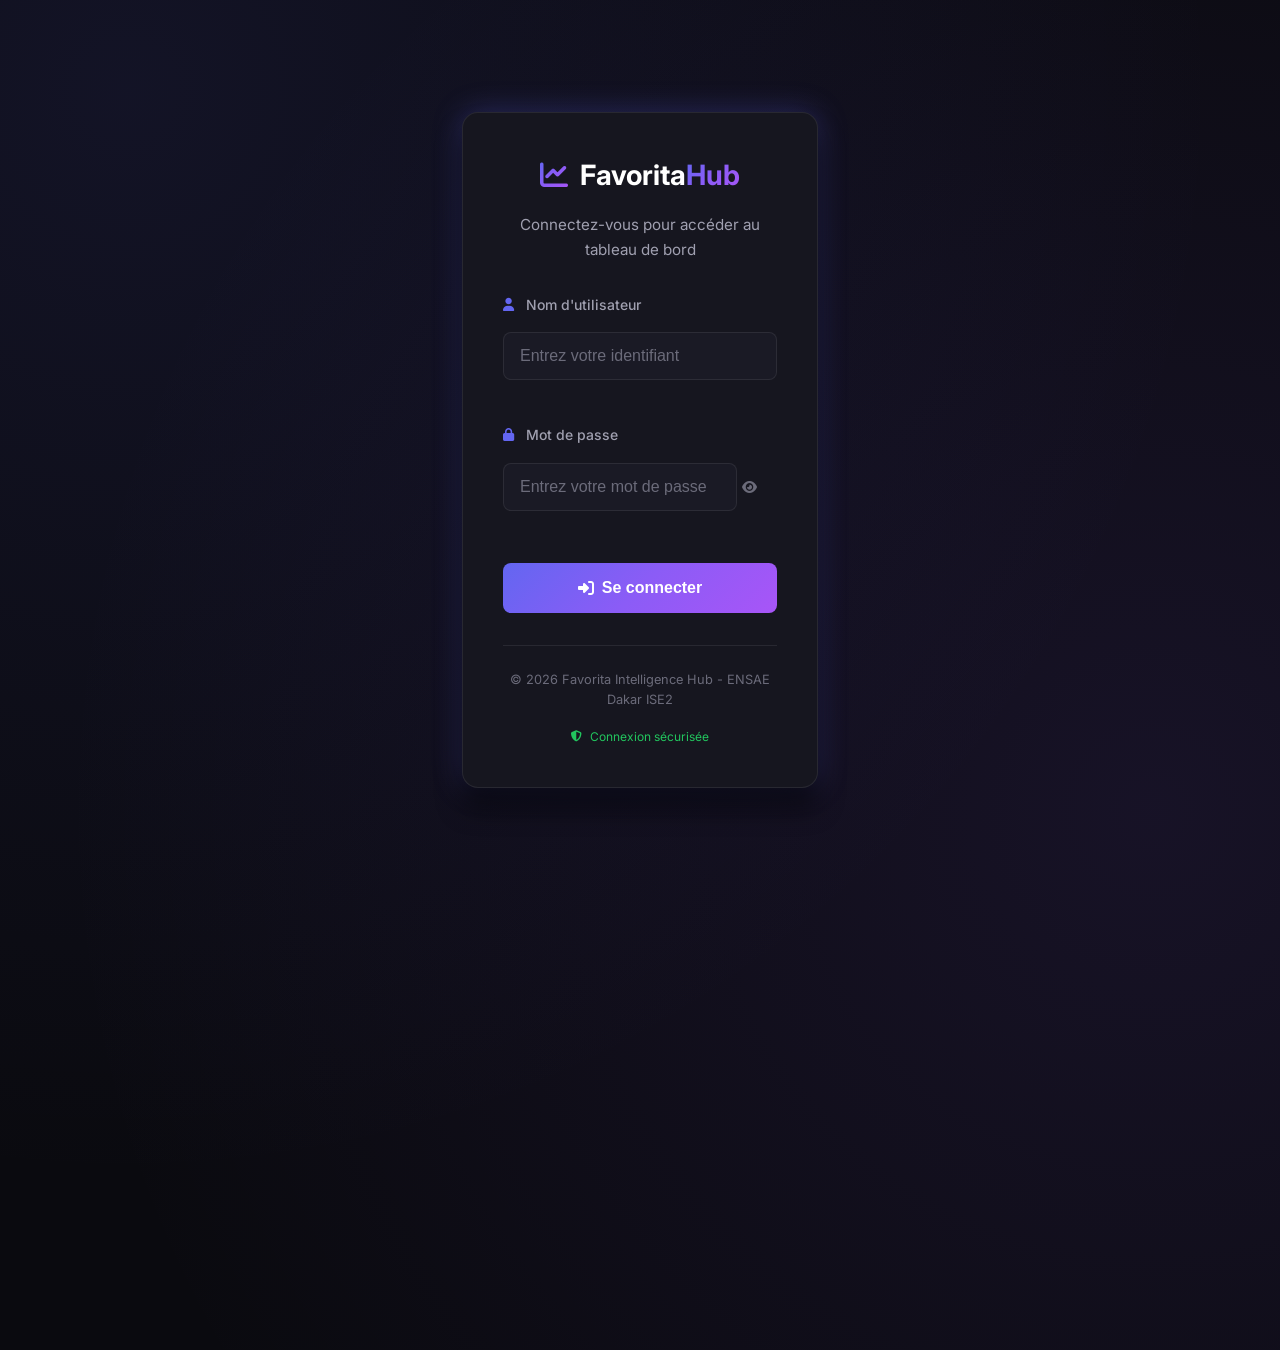
<file: webapp/dashboard.html>
<!DOCTYPE html>
<html lang="fr">
<head>
    <meta charset="UTF-8">
    <meta name="viewport" content="width=device-width, initial-scale=1.0">
    <title>Dashboard | Favorita Intelligence Hub</title>
    <link rel="stylesheet" href="css/styles.css">
    <link rel="preconnect" href="https://fonts.googleapis.com">
    <link rel="preconnect" href="https://fonts.gstatic.com" crossorigin>
    <link href="https://fonts.googleapis.com/css2?family=Inter:wght@300;400;500;600;700;800&display=swap" rel="stylesheet">
    <link rel="stylesheet" href="https://cdnjs.cloudflare.com/ajax/libs/font-awesome/6.4.0/css/all.min.css">
</head>
<body class="dashboard-page">
    <!-- Navigation -->
    <nav class="navbar">
        <div class="nav-container">
            <a href="index.html" class="nav-logo">
                <i class="fas fa-chart-line"></i>
                <span>Favorita<strong>Hub</strong></span>
            </a>
            <ul class="nav-menu">
                <li><a href="index.html" class="nav-link">Accueil</a></li>
                <li><a href="methodology.html" class="nav-link">Méthodologie</a></li>
                <li><a href="dashboard.html" class="nav-link active">Dashboard</a></li>
            </ul>
            <div class="api-status" title="L'API Render peut prendre 30-60s pour démarrer après inactivité">
                <span class="status-dot checking"></span>
                <span>Connexion...</span>
            </div>
        </div>
    </nav>

    <!-- Dashboard Header -->
    <header class="dashboard-header">
        <div class="container">
            <div class="dashboard-title">
                <h1><i class="fas fa-satellite-dish"></i> Hub Opérationnel</h1>
                <p style="color: var(--text-secondary); margin-top: 0.5rem;">
                    Système de prédiction et recommandations IA pour l'optimisation des stocks
                </p>
            </div>
        </div>
    </header>

    <!-- Main Dashboard Content -->
    <main class="container">
        <div class="dashboard-grid">
            <!-- Left Panel: Prediction Form -->
            <aside class="form-panel">
                <h2><i class="fas fa-sliders-h"></i> Paramètres de Prédiction</h2>
                
                <form id="prediction-form">
                    <!-- Date Selection -->
                    <div class="form-group">
                        <label for="prediction-date">
                            <i class="fas fa-calendar-alt"></i> Date de Prédiction
                        </label>
                        <input 
                            type="date" 
                            id="prediction-date" 
                            class="form-control" 
                            required
                        >
                        <small style="color: var(--text-muted); font-size: 0.75rem; margin-top: 0.25rem; display: block;">
                            📅 Fenêtre: 16 - 31 Août 2017
                        </small>
                    </div>
                    
                    <!-- Store Selection -->
                    <div class="form-group">
                        <label for="store-select">
                            <i class="fas fa-store"></i> Magasin
                        </label>
                        <select id="store-select" class="form-control" required>
                            <option value="">Chargement...</option>
                        </select>
                    </div>
                    
                    <!-- Item Selection -->
                    <div class="form-group">
                        <label for="item-select">
                            <i class="fas fa-box-open"></i> Produit
                        </label>
                        <select id="item-select" class="form-control" required>
                            <option value="">Chargement...</option>
                        </select>
                    </div>
                    
                    <!-- Current Stock -->
                    <div class="form-group">
                        <label for="current-stock">
                            <i class="fas fa-warehouse"></i> Stock Actuel
                        </label>
                        <div class="stock-input-group">
                            <input 
                                type="number" 
                                id="current-stock" 
                                class="form-control" 
                                value="100"
                                min="0"
                                required
                            >
                            <span class="unit-badge">unités</span>
                        </div>
                    </div>
                    
                    <!-- Promotion Toggle -->
                    <div class="form-group">
                        <label style="display: flex; align-items: center; gap: 0.75rem; cursor: pointer;">
                            <input 
                                type="checkbox" 
                                id="onpromotion"
                                style="width: 18px; height: 18px; accent-color: var(--accent-primary);"
                            >
                            <span><i class="fas fa-tags" style="color: var(--accent-primary);"></i> En promotion</span>
                        </label>
                    </div>
                    
                    <!-- Submit Button -->
                    <button type="submit" id="predict-btn" class="btn btn-primary btn-predict">
                        <i class="fas fa-magic"></i> Lancer la Prédiction
                    </button>
                </form>
                
                <!-- Context Widgets -->
                <div class="context-widgets">
                    <div class="widget" id="store-widget">
                        <div class="widget-header">
                            <i class="fas fa-map-marker-alt"></i> PROFIL MAGASIN
                        </div>
                        <div class="widget-content">Sélectionnez un magasin</div>
                    </div>
                    
                    <div class="widget" id="item-widget">
                        <div class="widget-header">
                            <i class="fas fa-info-circle"></i> FICHE PRODUIT
                        </div>
                        <div class="widget-content">Sélectionnez un produit</div>
                    </div>
                    
                    <div class="widget" id="event-widget">
                        <div class="widget-header">
                            <i class="fas fa-calendar-star"></i> CONTEXTE DU JOUR
                        </div>
                        <div class="widget-content">Sélectionnez une date</div>
                    </div>
                </div>
            </aside>
            
            <!-- Right Panel: Results -->
            <section class="results-panel">
                <!-- Empty State (shown before prediction) -->
                <div class="empty-state">
                    <div class="empty-icon">
                        <i class="fas fa-chart-pie"></i>
                    </div>
                    <h3>Prêt à analyser</h3>
                    <p>
                        Sélectionnez un magasin, un produit et une date, puis lancez la prédiction 
                        pour obtenir des recommandations personnalisées par l'IA.
                    </p>
                    <div style="margin-top: 1.5rem; display: flex; gap: 1rem; flex-wrap: wrap; justify-content: center;">
                        <div style="display: flex; align-items: center; gap: 0.5rem; color: var(--text-muted);">
                            <i class="fas fa-brain" style="color: var(--accent-primary);"></i>
                            <span>Prédiction LightGBM</span>
                        </div>
                        <div style="display: flex; align-items: center; gap: 0.5rem; color: var(--text-muted);">
                            <i class="fas fa-robot" style="color: var(--accent-secondary);"></i>
                            <span>Conseils Gemini AI</span>
                        </div>
                        <div style="display: flex; align-items: center; gap: 0.5rem; color: var(--text-muted);">
                            <i class="fas fa-traffic-light" style="color: var(--status-success);"></i>
                            <span>Alertes Intelligentes</span>
                        </div>
                    </div>
                </div>
            </section>
        </div>
    </main>

    <!-- Footer -->
    <footer class="footer" style="margin-top: auto;">
        <div class="container">
            <div class="footer-bottom" style="border-top: none; padding-top: 0;">
                <p>&copy; 2026 Favorita Intelligence Hub - ENSAE Dakar ISE2 | 
                    <a href="https://favorita-sales-api.onrender.com/docs" target="_blank" style="color: var(--accent-primary);">
                        <i class="fas fa-external-link-alt"></i> API Docs
                    </a>
                </p>
            </div>
        </div>
    </footer>

    <script src="js/auth.js"></script>
    <script src="js/main.js"></script>
</body>
</html>
</file>
<file: webapp/css/styles.css>
/* ============================================================================
   FAVORITA INTELLIGENCE HUB - GLOBAL STYLES
   Theme: Dark & Professional
   ============================================================================ */

/* ===== CSS Variables ===== */
:root {
    /* Dark Theme Colors */
    --bg-primary: #0a0a0f;
    --bg-secondary: #12121a;
    --bg-tertiary: #1a1a25;
    --bg-card: #16161f;
    --bg-card-hover: #1e1e2a;
    
    /* Accent Colors */
    --accent-primary: #6366f1;
    --accent-secondary: #8b5cf6;
    --accent-gradient: linear-gradient(135deg, #6366f1 0%, #8b5cf6 50%, #a855f7 100%);
    --accent-glow: 0 0 30px rgba(99, 102, 241, 0.3);
    
    /* Text Colors */
    --text-primary: #ffffff;
    --text-secondary: #a0a0b0;
    --text-muted: #6b6b7a;
    
    /* Status Colors */
    --status-success: #22c55e;
    --status-warning: #f59e0b;
    --status-danger: #ef4444;
    --status-info: #3b82f6;
    
    /* Traffic Light Colors */
    --traffic-red: #ef4444;
    --traffic-orange: #f59e0b;
    --traffic-green: #22c55e;
    
    /* Borders */
    --border-color: rgba(255, 255, 255, 0.08);
    --border-light: rgba(255, 255, 255, 0.12);
    
    /* Shadows */
    --shadow-sm: 0 1px 2px rgba(0, 0, 0, 0.3);
    --shadow-md: 0 4px 6px rgba(0, 0, 0, 0.4);
    --shadow-lg: 0 10px 15px rgba(0, 0, 0, 0.5);
    --shadow-xl: 0 20px 25px rgba(0, 0, 0, 0.6);
    
    /* Spacing */
    --spacing-xs: 0.25rem;
    --spacing-sm: 0.5rem;
    --spacing-md: 1rem;
    --spacing-lg: 1.5rem;
    --spacing-xl: 2rem;
    --spacing-2xl: 3rem;
    
    /* Border Radius */
    --radius-sm: 0.375rem;
    --radius-md: 0.5rem;
    --radius-lg: 0.75rem;
    --radius-xl: 1rem;
    --radius-full: 9999px;
    
    /* Transitions */
    --transition-fast: 0.15s ease;
    --transition-normal: 0.3s ease;
    --transition-slow: 0.5s ease;
}

/* ===== Reset & Base ===== */
*, *::before, *::after {
    margin: 0;
    padding: 0;
    box-sizing: border-box;
}

html {
    scroll-behavior: smooth;
}

body {
    font-family: 'Inter', -apple-system, BlinkMacSystemFont, 'Segoe UI', Roboto, sans-serif;
    background-color: var(--bg-primary);
    color: var(--text-primary);
    line-height: 1.6;
    overflow-x: hidden;
}

a {
    text-decoration: none;
    color: inherit;
    transition: var(--transition-fast);
}

ul {
    list-style: none;
}

img {
    max-width: 100%;
    height: auto;
}

/* ===== Container ===== */
.container {
    max-width: 1280px;
    margin: 0 auto;
    padding: 0 var(--spacing-lg);
}

/* ===== Typography ===== */
h1, h2, h3, h4, h5, h6 {
    font-weight: 700;
    line-height: 1.2;
    color: var(--text-primary);
}

.gradient-text {
    background: var(--accent-gradient);
    -webkit-background-clip: text;
    -webkit-text-fill-color: transparent;
    background-clip: text;
}

/* ===== Navigation ===== */
.navbar {
    position: fixed;
    top: 0;
    left: 0;
    right: 0;
    z-index: 1000;
    background: rgba(10, 10, 15, 0.85);
    backdrop-filter: blur(20px);
    border-bottom: 1px solid var(--border-color);
    padding: var(--spacing-md) 0;
}

.nav-container {
    max-width: 1280px;
    margin: 0 auto;
    padding: 0 var(--spacing-lg);
    display: flex;
    align-items: center;
    justify-content: space-between;
}

.nav-logo {
    display: flex;
    align-items: center;
    gap: var(--spacing-sm);
    font-size: 1.25rem;
    color: var(--text-primary);
}

.nav-logo i {
    color: var(--accent-primary);
    font-size: 1.5rem;
}

.nav-logo strong {
    color: var(--accent-primary);
}

.nav-menu {
    display: flex;
    align-items: center;
    gap: var(--spacing-xl);
}

.nav-link {
    color: var(--text-secondary);
    font-weight: 500;
    padding: var(--spacing-sm) 0;
    position: relative;
}

.nav-link::after {
    content: '';
    position: absolute;
    bottom: 0;
    left: 0;
    width: 0;
    height: 2px;
    background: var(--accent-gradient);
    transition: var(--transition-normal);
}

.nav-link:hover,
.nav-link.active {
    color: var(--text-primary);
}

.nav-link:hover::after,
.nav-link.active::after {
    width: 100%;
}

.nav-cta {
    display: inline-flex;
    align-items: center;
    gap: var(--spacing-sm);
    padding: var(--spacing-sm) var(--spacing-lg);
    background: var(--accent-gradient);
    color: var(--text-primary);
    font-weight: 600;
    border-radius: var(--radius-full);
    transition: var(--transition-normal);
}

.nav-cta:hover {
    transform: translateY(-2px);
    box-shadow: var(--accent-glow);
}

/* ===== Buttons ===== */
.btn {
    display: inline-flex;
    align-items: center;
    justify-content: center;
    gap: var(--spacing-sm);
    padding: var(--spacing-md) var(--spacing-xl);
    font-size: 1rem;
    font-weight: 600;
    border-radius: var(--radius-lg);
    border: none;
    cursor: pointer;
    transition: var(--transition-normal);
}

.btn-primary {
    background: var(--accent-gradient);
    color: var(--text-primary);
}

.btn-primary:hover {
    transform: translateY(-2px);
    box-shadow: var(--accent-glow);
}

.btn-secondary {
    background: transparent;
    color: var(--text-primary);
    border: 2px solid var(--border-light);
}

.btn-secondary:hover {
    background: var(--bg-card);
    border-color: var(--accent-primary);
}

.btn-lg {
    padding: var(--spacing-lg) var(--spacing-2xl);
    font-size: 1.125rem;
}

.btn-sm {
    padding: var(--spacing-sm) var(--spacing-md);
    font-size: 0.875rem;
}

/* ===== Hero Section ===== */
.hero {
    position: relative;
    min-height: 100vh;
    display: flex;
    align-items: center;
    justify-content: center;
    padding: 120px var(--spacing-lg) var(--spacing-2xl);
    overflow: hidden;
}

.hero-bg {
    position: absolute;
    inset: 0;
    z-index: 0;
}

.hero-gradient {
    position: absolute;
    inset: 0;
    background: 
        radial-gradient(ellipse 80% 50% at 50% -20%, rgba(99, 102, 241, 0.15) 0%, transparent 50%),
        radial-gradient(ellipse 60% 40% at 80% 60%, rgba(139, 92, 246, 0.1) 0%, transparent 40%);
}

.hero-grid {
    position: absolute;
    inset: 0;
    background-image: 
        linear-gradient(rgba(255, 255, 255, 0.02) 1px, transparent 1px),
        linear-gradient(90deg, rgba(255, 255, 255, 0.02) 1px, transparent 1px);
    background-size: 60px 60px;
    mask-image: radial-gradient(ellipse 80% 60% at 50% 40%, black 40%, transparent 70%);
}

.hero-content {
    position: relative;
    z-index: 1;
    text-align: center;
    max-width: 900px;
}

.hero-badge {
    display: inline-flex;
    align-items: center;
    gap: var(--spacing-sm);
    padding: var(--spacing-sm) var(--spacing-lg);
    background: rgba(99, 102, 241, 0.1);
    border: 1px solid rgba(99, 102, 241, 0.3);
    border-radius: var(--radius-full);
    color: var(--accent-primary);
    font-size: 0.875rem;
    font-weight: 500;
    margin-bottom: var(--spacing-xl);
}

.hero-title {
    font-size: clamp(2.5rem, 6vw, 4.5rem);
    font-weight: 800;
    margin-bottom: var(--spacing-lg);
    letter-spacing: -0.02em;
}

.hero-subtitle {
    font-size: 1.25rem;
    color: var(--text-secondary);
    max-width: 650px;
    margin: 0 auto var(--spacing-xl);
}

.hero-subtitle strong {
    color: var(--status-success);
}

.hero-actions {
    display: flex;
    gap: var(--spacing-md);
    justify-content: center;
    flex-wrap: wrap;
    margin-bottom: var(--spacing-2xl);
}

.hero-stats {
    display: flex;
    justify-content: center;
    gap: var(--spacing-2xl);
    flex-wrap: wrap;
}

.stat-item {
    text-align: center;
}

.stat-value {
    display: block;
    font-size: 2.5rem;
    font-weight: 800;
    background: var(--accent-gradient);
    -webkit-background-clip: text;
    -webkit-text-fill-color: transparent;
    background-clip: text;
}

.stat-label {
    color: var(--text-muted);
    font-size: 0.875rem;
}

/* ===== Section Styles ===== */
section {
    padding: var(--spacing-2xl) 0;
}

.section-header {
    text-align: center;
    margin-bottom: var(--spacing-2xl);
}

.section-tag {
    display: inline-block;
    padding: var(--spacing-xs) var(--spacing-md);
    background: rgba(99, 102, 241, 0.1);
    color: var(--accent-primary);
    font-size: 0.75rem;
    font-weight: 600;
    text-transform: uppercase;
    letter-spacing: 0.1em;
    border-radius: var(--radius-full);
    margin-bottom: var(--spacing-md);
}

.section-title {
    font-size: 2.5rem;
    margin-bottom: var(--spacing-md);
}

.section-subtitle {
    color: var(--text-secondary);
    font-size: 1.125rem;
    max-width: 600px;
    margin: 0 auto;
}

/* ===== Features Section ===== */
.features {
    background: var(--bg-secondary);
}

.features-grid {
    display: grid;
    grid-template-columns: repeat(auto-fit, minmax(300px, 1fr));
    gap: var(--spacing-lg);
}

.feature-card {
    background: var(--bg-card);
    padding: var(--spacing-xl);
    border-radius: var(--radius-xl);
    border: 1px solid var(--border-color);
    transition: var(--transition-normal);
}

.feature-card:hover {
    background: var(--bg-card-hover);
    border-color: var(--accent-primary);
    transform: translateY(-4px);
}

.feature-icon {
    width: 60px;
    height: 60px;
    display: flex;
    align-items: center;
    justify-content: center;
    background: rgba(99, 102, 241, 0.1);
    border-radius: var(--radius-lg);
    margin-bottom: var(--spacing-lg);
}

.feature-icon i {
    font-size: 1.5rem;
    color: var(--accent-primary);
}

.feature-card h3 {
    font-size: 1.25rem;
    margin-bottom: var(--spacing-sm);
}

.feature-card p {
    color: var(--text-secondary);
    font-size: 0.95rem;
}

/* ===== Problem/Solution Section ===== */
.problem-solution {
    padding: var(--spacing-2xl) 0;
}

.ps-grid {
    display: flex;
    align-items: center;
    justify-content: center;
    gap: var(--spacing-xl);
    flex-wrap: wrap;
}

.ps-card {
    flex: 1;
    min-width: 300px;
    max-width: 400px;
    padding: var(--spacing-xl);
    border-radius: var(--radius-xl);
    border: 1px solid var(--border-color);
}

.ps-card.problem {
    background: linear-gradient(135deg, rgba(239, 68, 68, 0.1) 0%, rgba(239, 68, 68, 0.02) 100%);
    border-color: rgba(239, 68, 68, 0.2);
}

.ps-card.solution {
    background: linear-gradient(135deg, rgba(34, 197, 94, 0.1) 0%, rgba(34, 197, 94, 0.02) 100%);
    border-color: rgba(34, 197, 94, 0.2);
}

.ps-icon {
    width: 50px;
    height: 50px;
    display: flex;
    align-items: center;
    justify-content: center;
    border-radius: var(--radius-lg);
    margin-bottom: var(--spacing-lg);
    font-size: 1.5rem;
}

.ps-card.problem .ps-icon {
    background: rgba(239, 68, 68, 0.2);
    color: var(--status-danger);
}

.ps-card.solution .ps-icon {
    background: rgba(34, 197, 94, 0.2);
    color: var(--status-success);
}

.ps-card h3 {
    margin-bottom: var(--spacing-lg);
}

.ps-card li {
    display: flex;
    align-items: center;
    gap: var(--spacing-sm);
    margin-bottom: var(--spacing-sm);
    color: var(--text-secondary);
}

.ps-card.problem li i {
    color: var(--status-danger);
}

.ps-card.solution li i {
    color: var(--status-success);
}

.ps-arrow {
    font-size: 2rem;
    color: var(--accent-primary);
}

/* ===== Tech Stack Section ===== */
.tech-stack {
    background: var(--bg-secondary);
}

.tech-grid {
    display: flex;
    justify-content: center;
    flex-wrap: wrap;
    gap: var(--spacing-xl);
}

.tech-item {
    display: flex;
    flex-direction: column;
    align-items: center;
    gap: var(--spacing-sm);
    padding: var(--spacing-lg);
    background: var(--bg-card);
    border-radius: var(--radius-lg);
    border: 1px solid var(--border-color);
    min-width: 120px;
    transition: var(--transition-normal);
}

.tech-item:hover {
    border-color: var(--accent-primary);
    transform: translateY(-4px);
}

.tech-item img {
    width: 48px;
    height: 48px;
    object-fit: contain;
}

.tech-item span {
    color: var(--text-secondary);
    font-size: 0.875rem;
}

/* ===== CTA Section ===== */
.cta-section {
    padding: var(--spacing-2xl) 0;
}

.cta-content {
    text-align: center;
    padding: var(--spacing-2xl);
    background: var(--bg-card);
    border-radius: var(--radius-xl);
    border: 1px solid var(--border-color);
}

.cta-content h2 {
    font-size: 2rem;
    margin-bottom: var(--spacing-md);
}

.cta-content p {
    color: var(--text-secondary);
    margin-bottom: var(--spacing-xl);
}

/* ===== Footer ===== */
.footer {
    background: var(--bg-secondary);
    border-top: 1px solid var(--border-color);
    padding: var(--spacing-2xl) 0 var(--spacing-lg);
}

.footer-content {
    display: grid;
    grid-template-columns: repeat(auto-fit, minmax(200px, 1fr));
    gap: var(--spacing-xl);
    margin-bottom: var(--spacing-xl);
}

.footer-brand p {
    color: var(--text-muted);
    margin-top: var(--spacing-sm);
}

.footer-links h4,
.footer-team h4 {
    color: var(--text-primary);
    font-size: 1rem;
    margin-bottom: var(--spacing-md);
}

.footer-links li {
    margin-bottom: var(--spacing-sm);
}

.footer-links a {
    color: var(--text-secondary);
}

.footer-links a:hover {
    color: var(--accent-primary);
}

.footer-team p {
    color: var(--text-secondary);
    font-size: 0.9rem;
}

.footer-supervisor {
    color: var(--text-muted) !important;
    font-style: italic;
    margin-top: var(--spacing-sm);
}

.footer-bottom {
    text-align: center;
    padding-top: var(--spacing-lg);
    border-top: 1px solid var(--border-color);
    color: var(--text-muted);
    font-size: 0.875rem;
}

/* ===== Page Header ===== */
.page-header {
    padding: 140px 0 var(--spacing-2xl);
    text-align: center;
    background: var(--bg-secondary);
    border-bottom: 1px solid var(--border-color);
}

.page-tag {
    display: inline-flex;
    align-items: center;
    gap: var(--spacing-sm);
    padding: var(--spacing-sm) var(--spacing-md);
    background: rgba(99, 102, 241, 0.1);
    color: var(--accent-primary);
    font-size: 0.875rem;
    font-weight: 500;
    border-radius: var(--radius-full);
    margin-bottom: var(--spacing-md);
}

.page-header h1 {
    font-size: 3rem;
    margin-bottom: var(--spacing-md);
}

.page-header p {
    color: var(--text-secondary);
    font-size: 1.125rem;
    max-width: 600px;
    margin: 0 auto;
}

/* ===== Methodology Page Styles ===== */
.pipeline-overview {
    padding: var(--spacing-2xl) 0;
    background: var(--bg-primary);
}

.pipeline-flow {
    display: flex;
    align-items: center;
    justify-content: center;
    gap: var(--spacing-md);
    flex-wrap: wrap;
}

.pipeline-step {
    display: flex;
    flex-direction: column;
    align-items: center;
    gap: var(--spacing-sm);
    padding: var(--spacing-lg);
    background: var(--bg-card);
    border-radius: var(--radius-lg);
    border: 2px solid var(--border-color);
    transition: var(--transition-normal);
    cursor: pointer;
}

.pipeline-step:hover,
.pipeline-step.active {
    border-color: var(--accent-primary);
    box-shadow: var(--accent-glow);
}

.step-icon {
    width: 50px;
    height: 50px;
    display: flex;
    align-items: center;
    justify-content: center;
    background: rgba(99, 102, 241, 0.1);
    border-radius: var(--radius-md);
    font-size: 1.25rem;
    color: var(--accent-primary);
}

.pipeline-step span {
    font-weight: 600;
    font-size: 0.875rem;
}

.pipeline-connector {
    color: var(--text-muted);
}

/* ===== Method Cards ===== */
.methodology-steps {
    padding: var(--spacing-2xl) 0;
}

.method-card {
    display: grid;
    grid-template-columns: auto 1fr;
    gap: var(--spacing-xl);
    margin-bottom: var(--spacing-2xl);
    padding: var(--spacing-xl);
    background: var(--bg-card);
    border-radius: var(--radius-xl);
    border: 1px solid var(--border-color);
}

.method-number {
    font-size: 4rem;
    font-weight: 800;
    background: var(--accent-gradient);
    -webkit-background-clip: text;
    -webkit-text-fill-color: transparent;
    background-clip: text;
    line-height: 1;
}

.method-content h2 {
    display: flex;
    align-items: center;
    gap: var(--spacing-sm);
    margin-bottom: var(--spacing-md);
}

.method-content h2 i {
    color: var(--accent-primary);
}

.method-intro {
    color: var(--text-secondary);
    font-size: 1.1rem;
    margin-bottom: var(--spacing-lg);
}

.method-details {
    display: grid;
    grid-template-columns: repeat(auto-fit, minmax(250px, 1fr));
    gap: var(--spacing-lg);
    margin-bottom: var(--spacing-lg);
}

.detail-block h4 {
    color: var(--accent-primary);
    font-size: 0.875rem;
    text-transform: uppercase;
    letter-spacing: 0.05em;
    margin-bottom: var(--spacing-md);
}

.detail-block ul {
    color: var(--text-secondary);
}

.detail-block li {
    margin-bottom: var(--spacing-sm);
    padding-left: var(--spacing-md);
    position: relative;
}

.detail-block li::before {
    content: '→';
    position: absolute;
    left: 0;
    color: var(--accent-primary);
}

.code-block {
    background: var(--bg-primary);
    padding: var(--spacing-lg);
    border-radius: var(--radius-lg);
    overflow-x: auto;
}

.code-block pre {
    margin: 0;
}

.code-block code {
    color: var(--text-secondary);
    font-family: 'Fira Code', 'Consolas', monospace;
    font-size: 0.875rem;
}

/* ===== Tech Badges ===== */
.tech-badges {
    display: flex;
    flex-wrap: wrap;
    gap: var(--spacing-sm);
}

.tech-badge {
    display: inline-flex;
    align-items: center;
    gap: var(--spacing-xs);
    padding: var(--spacing-xs) var(--spacing-md);
    background: rgba(99, 102, 241, 0.1);
    color: var(--accent-primary);
    font-size: 0.8rem;
    border-radius: var(--radius-full);
    border: 1px solid rgba(99, 102, 241, 0.2);
}

/* ===== Insight Cards ===== */
.insight-cards {
    display: flex;
    gap: var(--spacing-md);
    flex-wrap: wrap;
}

.insight {
    flex: 1;
    min-width: 150px;
    padding: var(--spacing-md);
    background: var(--bg-tertiary);
    border-radius: var(--radius-lg);
    text-align: center;
}

.insight-value {
    display: block;
    font-size: 1.75rem;
    font-weight: 700;
    color: var(--accent-primary);
}

.insight-label {
    color: var(--text-muted);
    font-size: 0.8rem;
}

/* ===== Config Table ===== */
.config-table {
    width: 100%;
    border-collapse: collapse;
}

.config-table td {
    padding: var(--spacing-sm);
    border-bottom: 1px solid var(--border-color);
}

.config-table td:first-child {
    color: var(--text-muted);
    font-size: 0.875rem;
}

.config-table td:last-child {
    color: var(--accent-primary);
    font-weight: 500;
}

/* ===== MLflow Card ===== */
.mlflow-card {
    background: rgba(1, 148, 226, 0.1);
    border: 1px solid rgba(1, 148, 226, 0.2);
    padding: var(--spacing-lg);
    border-radius: var(--radius-lg);
    margin-top: var(--spacing-lg);
}

.mlflow-header {
    display: flex;
    align-items: center;
    gap: var(--spacing-sm);
    color: #0194E2;
    font-weight: 600;
    margin-bottom: var(--spacing-sm);
}

.mlflow-card p {
    color: var(--text-secondary);
    margin-bottom: var(--spacing-sm);
}

.mlflow-card code {
    display: block;
    background: var(--bg-primary);
    padding: var(--spacing-sm) var(--spacing-md);
    border-radius: var(--radius-md);
    color: var(--text-muted);
    font-size: 0.875rem;
}

/* ===== API Demo ===== */
.api-demo {
    background: var(--bg-tertiary);
    padding: var(--spacing-lg);
    border-radius: var(--radius-lg);
    margin-top: var(--spacing-lg);
}

.api-endpoint {
    display: flex;
    align-items: center;
    gap: var(--spacing-md);
    margin-bottom: var(--spacing-md);
}

.method-badge {
    padding: var(--spacing-xs) var(--spacing-sm);
    font-size: 0.75rem;
    font-weight: 700;
    border-radius: var(--radius-sm);
}

.method-badge.post {
    background: var(--status-success);
    color: white;
}

.method-badge.get {
    background: var(--status-info);
    color: white;
}

.api-endpoint code {
    color: var(--text-secondary);
    font-size: 0.9rem;
}

.api-example pre {
    background: var(--bg-primary);
    padding: var(--spacing-md);
    border-radius: var(--radius-md);
    overflow-x: auto;
}

.api-example code {
    color: #22c55e;
    font-family: 'Fira Code', monospace;
    font-size: 0.85rem;
}

/* ===== Dashboard Styles ===== */
.dashboard-page {
    padding-top: 80px;
}

.dashboard-header {
    background: var(--bg-secondary);
    padding: var(--spacing-xl) 0;
    border-bottom: 1px solid var(--border-color);
}

.dashboard-title {
    display: flex;
    align-items: center;
    justify-content: space-between;
    flex-wrap: wrap;
    gap: var(--spacing-md);
}

.dashboard-title h1 {
    font-size: 1.75rem;
    display: flex;
    align-items: center;
    gap: var(--spacing-sm);
}

.dashboard-title h1 i {
    color: var(--accent-primary);
}

.api-status {
    display: flex;
    align-items: center;
    gap: var(--spacing-sm);
    padding: var(--spacing-sm) var(--spacing-md);
    background: var(--bg-card);
    border-radius: var(--radius-full);
    font-size: 0.875rem;
}

.status-dot {
    width: 8px;
    height: 8px;
    border-radius: 50%;
    animation: pulse 2s infinite;
}

.status-dot.online {
    background: var(--status-success);
    box-shadow: 0 0 10px var(--status-success);
}

.status-dot.offline {
    background: var(--status-danger);
    box-shadow: 0 0 10px var(--status-danger);
}

.status-dot.checking {
    background: var(--status-info);
    animation: pulse 0.8s infinite;
}

.status-dot.waking {
    background: var(--status-warning);
    animation: pulse 1s infinite;
    box-shadow: 0 0 10px var(--status-warning);
}

@keyframes pulse {
    0%, 100% { opacity: 1; }
    50% { opacity: 0.5; }
}

/* ===== Dashboard Grid ===== */
.dashboard-grid {
    display: grid;
    grid-template-columns: 350px 1fr;
    gap: var(--spacing-xl);
    padding: var(--spacing-xl) 0;
    min-height: calc(100vh - 200px);
}

/* ===== Prediction Form Panel ===== */
.form-panel {
    background: var(--bg-card);
    padding: var(--spacing-xl);
    border-radius: var(--radius-xl);
    border: 1px solid var(--border-color);
    height: fit-content;
    position: sticky;
    top: 100px;
}

.form-panel h2 {
    font-size: 1.25rem;
    margin-bottom: var(--spacing-lg);
    display: flex;
    align-items: center;
    gap: var(--spacing-sm);
}

.form-panel h2 i {
    color: var(--accent-primary);
}

.form-group {
    margin-bottom: var(--spacing-lg);
}

.form-group label {
    display: block;
    font-size: 0.875rem;
    font-weight: 500;
    color: var(--text-secondary);
    margin-bottom: var(--spacing-sm);
}

.form-group label i {
    margin-right: var(--spacing-xs);
    color: var(--accent-primary);
}

.form-control {
    width: 100%;
    padding: var(--spacing-md);
    background: var(--bg-tertiary);
    border: 1px solid var(--border-color);
    border-radius: var(--radius-md);
    color: var(--text-primary);
    font-size: 1rem;
    transition: var(--transition-fast);
}

.form-control:focus {
    outline: none;
    border-color: var(--accent-primary);
    box-shadow: 0 0 0 3px rgba(99, 102, 241, 0.1);
}

.form-control option {
    background: var(--bg-tertiary);
    color: var(--text-primary);
}

.stock-input-group {
    display: flex;
    gap: var(--spacing-sm);
}

.stock-input-group input {
    flex: 1;
}

.unit-badge {
    display: flex;
    align-items: center;
    padding: 0 var(--spacing-md);
    background: var(--bg-tertiary);
    border-radius: var(--radius-md);
    color: var(--text-muted);
    font-size: 0.875rem;
}

.btn-predict {
    width: 100%;
    padding: var(--spacing-lg);
    font-size: 1rem;
    margin-top: var(--spacing-md);
}

.btn-predict.loading {
    pointer-events: none;
    opacity: 0.8;
}

.spinner {
    display: inline-block;
    width: 20px;
    height: 20px;
    border: 2px solid rgba(255, 255, 255, 0.3);
    border-top-color: white;
    border-radius: 50%;
    animation: spin 0.8s linear infinite;
}

@keyframes spin {
    to { transform: rotate(360deg); }
}

/* ===== Context Widgets ===== */
.context-widgets {
    display: grid;
    gap: var(--spacing-md);
    margin-top: var(--spacing-lg);
    padding-top: var(--spacing-lg);
    border-top: 1px solid var(--border-color);
}

.widget {
    padding: var(--spacing-md);
    background: var(--bg-tertiary);
    border-radius: var(--radius-md);
}

.widget-header {
    display: flex;
    align-items: center;
    gap: var(--spacing-sm);
    font-size: 0.75rem;
    text-transform: uppercase;
    letter-spacing: 0.05em;
    color: var(--text-muted);
    margin-bottom: var(--spacing-sm);
}

.widget-content {
    font-weight: 600;
    color: var(--text-primary);
}

.widget-content.highlight {
    color: var(--accent-primary);
}

/* ===== Results Panel ===== */
.results-panel {
    display: flex;
    flex-direction: column;
    gap: var(--spacing-xl);
}

/* Empty State */
.empty-state {
    display: flex;
    flex-direction: column;
    align-items: center;
    justify-content: center;
    padding: var(--spacing-2xl);
    background: var(--bg-card);
    border-radius: var(--radius-xl);
    border: 2px dashed var(--border-color);
    text-align: center;
    min-height: 400px;
}

.empty-icon {
    font-size: 4rem;
    color: var(--text-muted);
    margin-bottom: var(--spacing-lg);
}

.empty-state h3 {
    color: var(--text-secondary);
    margin-bottom: var(--spacing-sm);
}

.empty-state p {
    color: var(--text-muted);
    max-width: 400px;
}

/* ===== Result Cards ===== */
.result-card {
    background: var(--bg-card);
    border-radius: var(--radius-xl);
    border: 1px solid var(--border-color);
    overflow: hidden;
}

.result-header {
    display: flex;
    align-items: center;
    justify-content: space-between;
    padding: var(--spacing-lg);
    background: var(--bg-tertiary);
    border-bottom: 1px solid var(--border-color);
}

.result-header h3 {
    display: flex;
    align-items: center;
    gap: var(--spacing-sm);
    font-size: 1rem;
}

.result-header h3 i {
    color: var(--accent-primary);
}

.result-body {
    padding: var(--spacing-xl);
}

/* ===== Prediction Result ===== */
.prediction-result {
    display: grid;
    grid-template-columns: repeat(auto-fit, minmax(200px, 1fr));
    gap: var(--spacing-lg);
}

.prediction-main {
    grid-column: span 2;
    text-align: center;
    padding: var(--spacing-xl);
    background: var(--bg-tertiary);
    border-radius: var(--radius-lg);
}

.prediction-value {
    font-size: 3.5rem;
    font-weight: 800;
    background: var(--accent-gradient);
    -webkit-background-clip: text;
    -webkit-text-fill-color: transparent;
    background-clip: text;
}

.prediction-label {
    color: var(--text-muted);
    font-size: 0.9rem;
    margin-top: var(--spacing-sm);
}

.metric-card {
    padding: var(--spacing-lg);
    background: var(--bg-tertiary);
    border-radius: var(--radius-lg);
    text-align: center;
}

.metric-value {
    font-size: 1.5rem;
    font-weight: 700;
    color: var(--text-primary);
}

.metric-label {
    color: var(--text-muted);
    font-size: 0.8rem;
    margin-top: var(--spacing-xs);
}

/* ===== Traffic Light System ===== */
.traffic-light-container {
    display: flex;
    align-items: center;
    gap: var(--spacing-lg);
    padding: var(--spacing-lg);
    background: var(--bg-tertiary);
    border-radius: var(--radius-lg);
}

.traffic-light {
    display: flex;
    flex-direction: column;
    gap: var(--spacing-sm);
    padding: var(--spacing-md);
    background: var(--bg-primary);
    border-radius: var(--radius-lg);
}

.light {
    width: 30px;
    height: 30px;
    border-radius: 50%;
    background: var(--bg-tertiary);
    opacity: 0.3;
    transition: var(--transition-normal);
}

.light.red.active {
    background: var(--traffic-red);
    opacity: 1;
    box-shadow: 0 0 20px var(--traffic-red);
}

.light.orange.active {
    background: var(--traffic-orange);
    opacity: 1;
    box-shadow: 0 0 20px var(--traffic-orange);
}

.light.green.active {
    background: var(--traffic-green);
    opacity: 1;
    box-shadow: 0 0 20px var(--traffic-green);
}

.traffic-info {
    flex: 1;
}

.traffic-status {
    font-size: 1.25rem;
    font-weight: 700;
    margin-bottom: var(--spacing-xs);
}

.traffic-status.danger { color: var(--traffic-red); }
.traffic-status.warning { color: var(--traffic-orange); }
.traffic-status.success { color: var(--traffic-green); }

.traffic-description {
    color: var(--text-secondary);
    font-size: 0.9rem;
}

/* ===== Perishable Warning ===== */
.perishable-warning {
    display: flex;
    align-items: center;
    gap: var(--spacing-md);
    padding: var(--spacing-md);
    background: rgba(245, 158, 11, 0.1);
    border: 1px solid rgba(245, 158, 11, 0.3);
    border-radius: var(--radius-lg);
    margin-top: var(--spacing-lg);
}

.perishable-warning i {
    font-size: 1.5rem;
    color: var(--status-warning);
}

.perishable-warning span {
    color: var(--text-secondary);
}

/* ===== KPIs Grid ===== */
.kpis-grid {
    display: grid;
    grid-template-columns: repeat(auto-fit, minmax(150px, 1fr));
    gap: var(--spacing-md);
}

.kpi-card {
    padding: var(--spacing-lg);
    background: var(--bg-tertiary);
    border-radius: var(--radius-lg);
    text-align: center;
    border: 1px solid var(--border-color);
}

.kpi-icon {
    font-size: 1.5rem;
    margin-bottom: var(--spacing-sm);
}

.kpi-icon.danger { color: var(--status-danger); }
.kpi-icon.warning { color: var(--status-warning); }
.kpi-icon.success { color: var(--status-success); }
.kpi-icon.info { color: var(--status-info); }

.kpi-value {
    font-size: 1.5rem;
    font-weight: 700;
}

.kpi-value.danger { color: var(--status-danger); }
.kpi-value.warning { color: var(--status-warning); }
.kpi-value.success { color: var(--status-success); }

.kpi-label {
    font-size: 0.75rem;
    color: var(--text-muted);
    text-transform: uppercase;
    letter-spacing: 0.05em;
    margin-top: var(--spacing-xs);
}

/* ===== AI Plan Card ===== */
.ai-plan-card {
    border: 2px solid rgba(139, 92, 246, 0.3);
    background: linear-gradient(135deg, rgba(99, 102, 241, 0.05) 0%, rgba(139, 92, 246, 0.05) 100%);
}

.ai-plan-card .result-header {
    background: rgba(139, 92, 246, 0.1);
}

.ai-plan-grid {
    display: grid;
    grid-template-columns: repeat(3, 1fr);
    gap: var(--spacing-lg);
}

.ai-section {
    padding: var(--spacing-lg);
    background: var(--bg-tertiary);
    border-radius: var(--radius-lg);
}

.ai-section-header {
    display: flex;
    align-items: center;
    gap: var(--spacing-sm);
    margin-bottom: var(--spacing-md);
    font-weight: 600;
}

.ai-section-header i {
    font-size: 1.25rem;
}

.ai-section.retain .ai-section-header i { color: var(--status-info); }
.ai-section.action .ai-section-header i { color: var(--status-success); }
.ai-section.quantity .ai-section-header i { color: var(--accent-primary); }

.ai-section-content {
    color: var(--text-secondary);
    line-height: 1.6;
}

.ai-loading {
    display: flex;
    align-items: center;
    justify-content: center;
    gap: var(--spacing-md);
    padding: var(--spacing-2xl);
    color: var(--text-muted);
}

.ai-loading i {
    animation: spin 1s linear infinite;
}

/* ===== Event Badge ===== */
.event-badge {
    display: inline-flex;
    align-items: center;
    gap: var(--spacing-xs);
    padding: var(--spacing-xs) var(--spacing-md);
    background: rgba(245, 158, 11, 0.1);
    border: 1px solid rgba(245, 158, 11, 0.3);
    border-radius: var(--radius-full);
    color: var(--status-warning);
    font-size: 0.8rem;
    font-weight: 500;
}

.event-badge.national {
    background: rgba(239, 68, 68, 0.1);
    border-color: rgba(239, 68, 68, 0.3);
    color: var(--status-danger);
}

/* ===== Responsive Design ===== */
@media (max-width: 1024px) {
    .dashboard-grid {
        grid-template-columns: 1fr;
    }
    
    .form-panel {
        position: static;
    }
    
    .ai-plan-grid {
        grid-template-columns: 1fr;
    }
    
    .prediction-main {
        grid-column: span 1;
    }
}

@media (max-width: 768px) {
    .nav-menu {
        display: none;
    }
    
    .hero-title {
        font-size: 2rem;
    }
    
    .hero-stats {
        gap: var(--spacing-lg);
    }
    
    .stat-value {
        font-size: 2rem;
    }
    
    .method-card {
        grid-template-columns: 1fr;
    }
    
    .method-number {
        font-size: 2.5rem;
    }
    
    .ps-arrow {
        display: none;
    }
}

/* ===== Animations ===== */
@keyframes fadeIn {
    from { opacity: 0; transform: translateY(20px); }
    to { opacity: 1; transform: translateY(0); }
}

.fade-in {
    animation: fadeIn 0.5s ease forwards;
}

/* ===== Scrollbar ===== */
::-webkit-scrollbar {
    width: 8px;
    height: 8px;
}

::-webkit-scrollbar-track {
    background: var(--bg-secondary);
}

::-webkit-scrollbar-thumb {
    background: var(--bg-tertiary);
    border-radius: 4px;
}

::-webkit-scrollbar-thumb:hover {
    background: var(--accent-primary);
}
</file>
